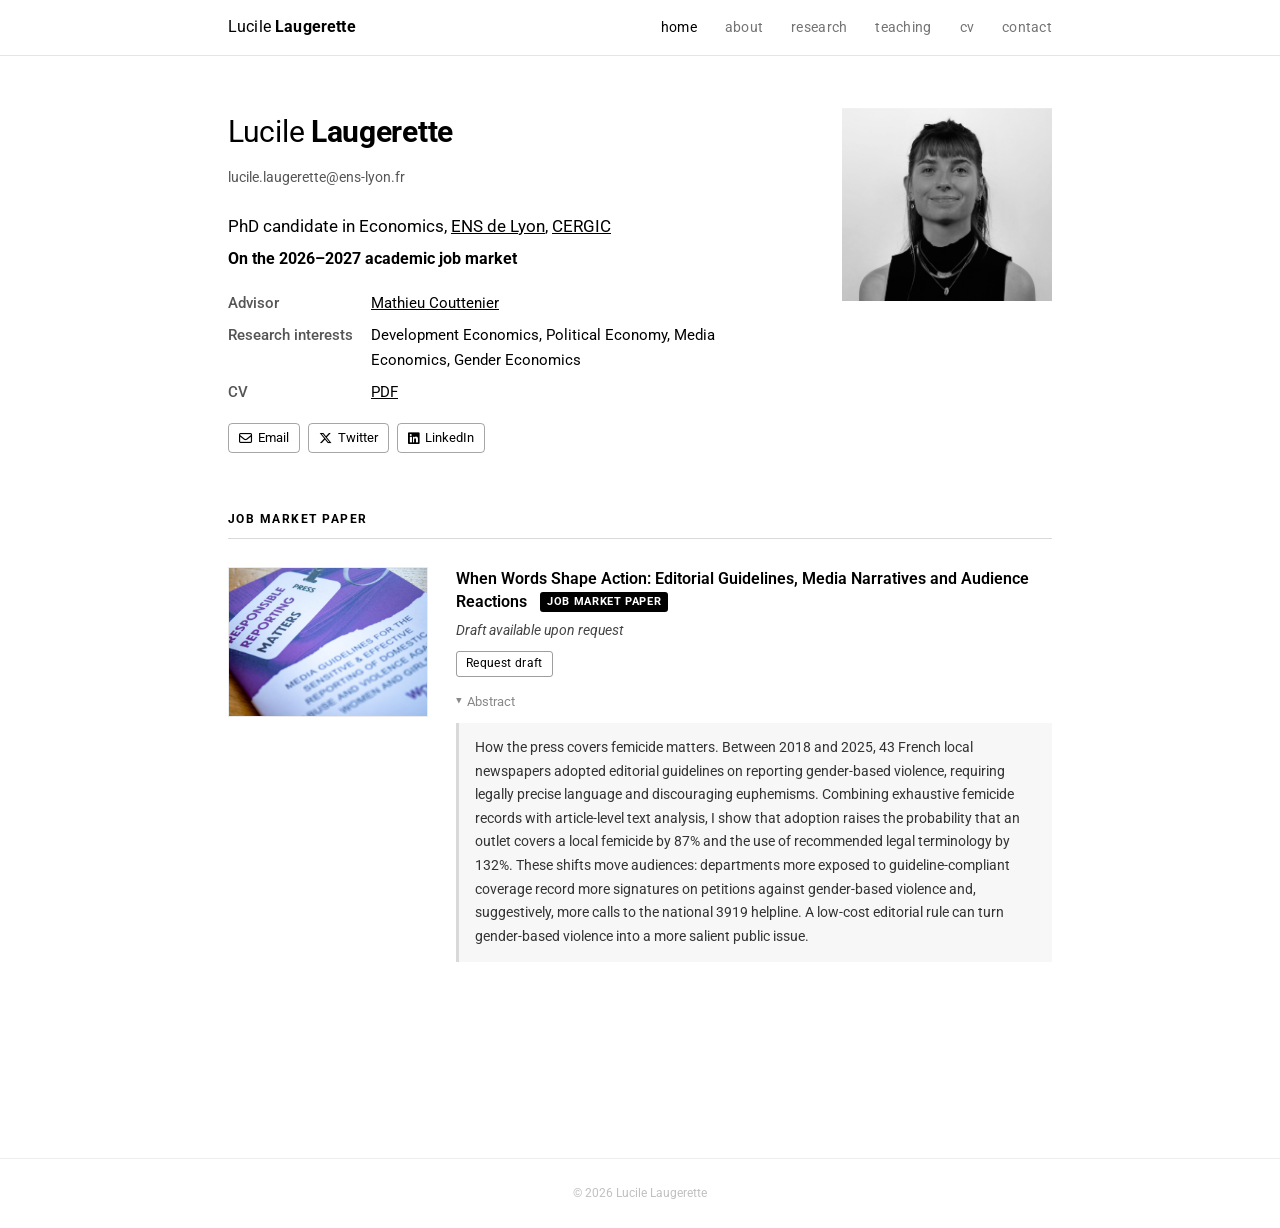
<file: index.html>
<!DOCTYPE html>
<html lang="en">
<head>
  <meta charset="UTF-8">
  <meta name="viewport" content="width=device-width, initial-scale=1.0">
  <title>Lucile Laugerette</title>
  <meta name="description" content="PhD candidate in Economics at ENS de Lyon (CERGIC). Research in development economics, political economy, media economics and gender economics.">
  <link rel="stylesheet" href="assets/css/style.css">
  <link rel="preconnect" href="https://fonts.googleapis.com">
  <link rel="preconnect" href="https://fonts.gstatic.com" crossorigin>
  <link href="https://fonts.googleapis.com/css2?family=Roboto:wght@400;500;700&display=swap" rel="stylesheet">
  <link rel="stylesheet" href="https://cdnjs.cloudflare.com/ajax/libs/font-awesome/6.4.2/css/all.min.css" crossorigin="anonymous">
</head>
<body>

  <nav class="navbar">
    <div class="navbar-container">
      <a class="navbar-brand" href="index.html">Lucile <strong>Laugerette</strong></a>
      <ul class="navbar-nav">
        <li><a href="index.html" class="active">home</a></li>
        <li><a href="about.html">about</a></li>
        <li><a href="research.html">research</a></li>
        <li><a href="teaching.html">teaching</a></li>
        <li><a href="https://www.dropbox.com/scl/fi/n33arjg69tfi6wknyw79h/CV_2026_09.pdf?rlkey=hh991njauu0uashxd17y8xbo4&dl=0" target="_blank">cv</a></li>
        <li><a href="contact.html">contact</a></li>
      </ul>
    </div>
  </nav>

  <main>
    <div class="profile">

      <div class="profile-info">
        <h1>Lucile <strong>Laugerette</strong></h1>
        <a class="contact-email" href="mailto:lucile.laugerette@ens-lyon.fr">lucile.laugerette@ens-lyon.fr</a>

        <p class="profile-role">
          PhD candidate in Economics,
          <a href="https://www.ens-lyon.fr/en/" target="_blank">ENS de Lyon</a>,
          <a href="https://www.cergic-lyon.fr/" target="_blank">CERGIC</a>
        </p>

        <p class="profile-market"><strong>On the 2026–2027 academic job market</strong></p>

        <dl class="profile-facts">
          <dt>Advisor</dt>
          <dd><a href="https://sites.google.com/site/coutteniermathieu/home" target="_blank">Mathieu Couttenier</a></dd>
          <dt>Research interests</dt>
          <dd>Development Economics, Political Economy, Media Economics, Gender Economics</dd>
          <dt>CV</dt>
          <dd><a href="https://www.dropbox.com/scl/fi/n33arjg69tfi6wknyw79h/CV_2026_09.pdf?rlkey=hh991njauu0uashxd17y8xbo4&dl=0" target="_blank">PDF</a></dd>
        </dl>

        <div class="social-links">
          <a href="mailto:lucile.laugerette@ens-lyon.fr">
            <i class="fa-regular fa-envelope"></i> Email
          </a>
          <a href="https://twitter.com/lucilelgt_eco" target="_blank" rel="noopener">
            <i class="fa-brands fa-x-twitter"></i> Twitter
          </a>
          <a href="https://linkedin.com/in/lucile-laugerette" target="_blank" rel="noopener">
            <i class="fa-brands fa-linkedin"></i> LinkedIn
          </a>
          <!-- Uncomment when you have a Google Scholar profile:
          <a href="YOUR_GOOGLE_SCHOLAR_LINK" target="_blank" rel="noopener">
            <i class="fa-brands fa-google-scholar"></i> Google Scholar
          </a>
          -->
        </div>
      </div>

      <div class="profile-photo">
        <img src="profile.jpg" alt="Lucile Laugerette">
      </div>

    </div>

    <section class="jmp-section">
      <h2 class="section-title">Job Market Paper</h2>
      <div class="paper paper-with-image">
        <div class="paper-content">
          <p class="paper-title">
            When Words Shape Action: Editorial Guidelines, Media Narratives and Audience Reactions
            <span class="jmp-badge">Job Market Paper</span>
          </p>
          <p class="paper-venue">Draft available upon request</p>
          <div class="paper-links">
            <a href="mailto:lucile.laugerette@ens-lyon.fr?subject=Job%20Market%20Paper%20request">Request draft</a>
            <!-- <a href="#">Slides</a> -->
          </div>
          <details class="abstract" open>
            <summary>Abstract</summary>
            <div class="abstract-body">
              How the press covers femicide matters. Between 2018 and 2025, 43 French local newspapers
              adopted editorial guidelines on reporting gender-based violence, requiring legally precise
              language and discouraging euphemisms. Combining exhaustive femicide records with article-level
              text analysis, I show that adoption raises the probability that an outlet covers a local
              femicide by 87% and the use of recommended legal terminology by 132%. These shifts move
              audiences: departments more exposed to guideline-compliant coverage record more signatures on
              petitions against gender-based violence and, suggestively, more calls to the national 3919
              helpline. A low-cost editorial rule can turn gender-based violence into a more salient public issue.
            </div>
          </details>
        </div>
        <div class="paper-image">
          <img src="assets/img/paper-jmp.jpg" alt="Editorial guidelines paper figure" onerror="this.style.display='none'">
        </div>
      </div>
    </section>

  </main>

  <footer>
    &copy; 2026 Lucile Laugerette
  </footer>

</body>
</html>
</file>
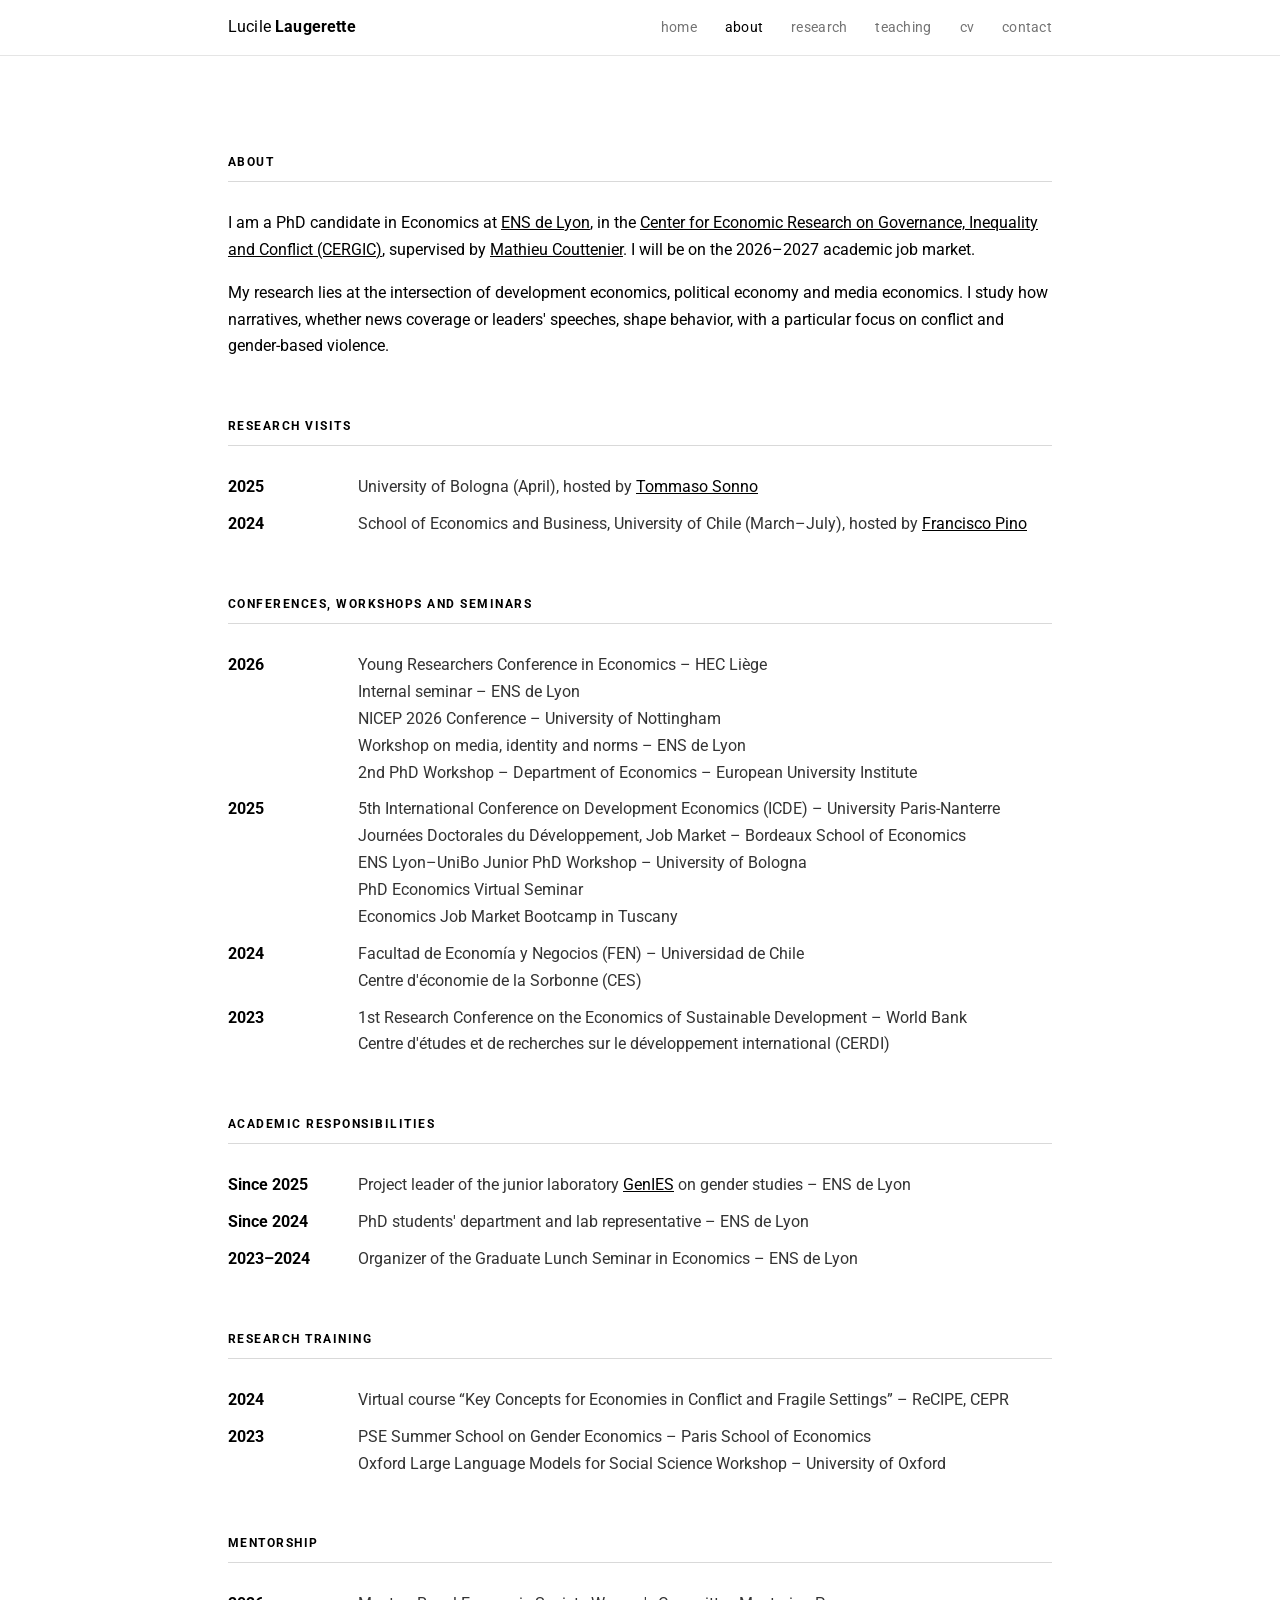
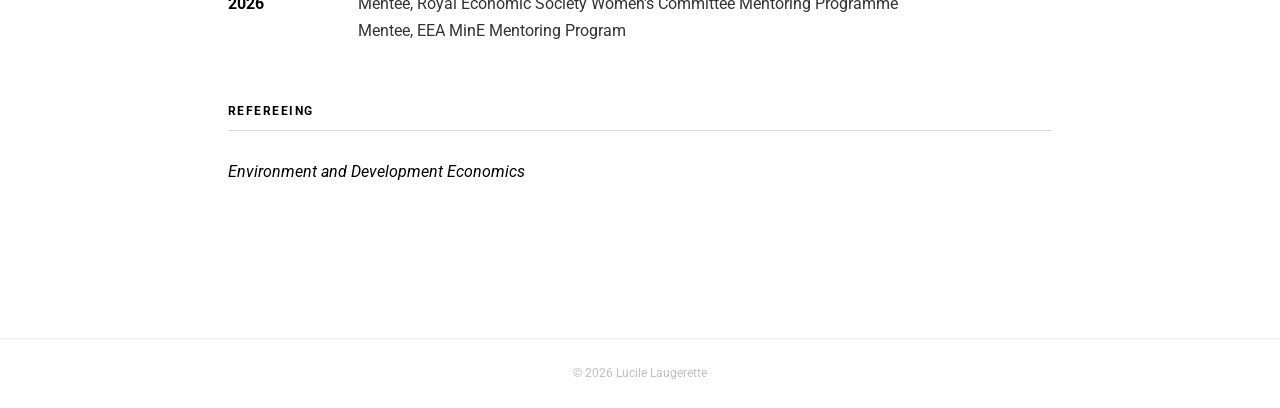
<file: about.html>
<!DOCTYPE html>
<html lang="en">
<head>
  <meta charset="UTF-8">
  <meta name="viewport" content="width=device-width, initial-scale=1.0">
  <title>About – Lucile Laugerette</title>
  <link rel="stylesheet" href="assets/css/style.css">
  <link rel="preconnect" href="https://fonts.googleapis.com">
  <link rel="preconnect" href="https://fonts.gstatic.com" crossorigin>
  <link href="https://fonts.googleapis.com/css2?family=Roboto:wght@400;500;700&display=swap" rel="stylesheet">
</head>
<body>

  <nav class="navbar">
    <div class="navbar-container">
      <a class="navbar-brand" href="index.html">Lucile <strong>Laugerette</strong></a>
      <ul class="navbar-nav">
        <li><a href="index.html">home</a></li>
        <li><a href="about.html" class="active">about</a></li>
        <li><a href="research.html">research</a></li>
        <li><a href="teaching.html">teaching</a></li>
        <li><a href="https://www.dropbox.com/scl/fi/n33arjg69tfi6wknyw79h/CV_2026_09.pdf?rlkey=hh991njauu0uashxd17y8xbo4&dl=0" target="_blank">cv</a></li>
        <li><a href="contact.html">contact</a></li>
      </ul>
    </div>
  </nav>

  <main>

    <h2 class="section-title">About</h2>

    <p>
      I am a PhD candidate in Economics at <a href="https://www.ens-lyon.fr/en/" target="_blank">ENS de Lyon</a>,
      in the <a href="https://www.cergic-lyon.fr/" target="_blank">Center for Economic Research on Governance,
      Inequality and Conflict (CERGIC)</a>, supervised by
      <a href="https://sites.google.com/site/coutteniermathieu/home" target="_blank">Mathieu Couttenier</a>.
      I will be on the 2026–2027 academic job market.
    </p>

    <p>
      My research lies at the intersection of development economics, political economy and media economics.
      I study how narratives, whether news coverage or leaders' speeches, shape behavior, with a particular
      focus on conflict and gender-based violence.
    </p>

    <h2 class="section-title">Research visits</h2>
    <dl class="year-list">
      <dt>2025</dt>
      <dd>University of Bologna (April), hosted by
        <a href="https://www.tommasosonno.com/" target="_blank">Tommaso Sonno</a></dd>
      <dt>2024</dt>
      <dd>School of Economics and Business, University of Chile (March–July), hosted by
        <a href="http://www.franciscopino.com/Site/Home.html" target="_blank">Francisco Pino</a></dd>
    </dl>

    <h2 class="section-title">Conferences, workshops and seminars</h2>
    <dl class="year-list">
      <dt>2026</dt>
      <dd>
        Young Researchers Conference in Economics – HEC Liège<br>
        Internal seminar – ENS de Lyon<br>
        NICEP 2026 Conference – University of Nottingham<br>
        Workshop on media, identity and norms – ENS de Lyon<br>
        2nd PhD Workshop – Department of Economics – European University Institute
      </dd>
      <dt>2025</dt>
      <dd>
        5th International Conference on Development Economics (ICDE) – University Paris-Nanterre<br>
        Journées Doctorales du Développement, Job Market – Bordeaux School of Economics<br>
        ENS Lyon–UniBo Junior PhD Workshop – University of Bologna<br>
        PhD Economics Virtual Seminar<br>
        Economics Job Market Bootcamp in Tuscany
      </dd>
      <dt>2024</dt>
      <dd>
        Facultad de Economía y Negocios (FEN) – Universidad de Chile<br>
        Centre d'économie de la Sorbonne (CES)
      </dd>
      <dt>2023</dt>
      <dd>
        1st Research Conference on the Economics of Sustainable Development – World Bank<br>
        Centre d'études et de recherches sur le développement international (CERDI)
      </dd>
    </dl>

    <h2 class="section-title">Academic responsibilities</h2>
    <dl class="year-list">
      <dt>Since 2025</dt>
      <dd>Project leader of the junior laboratory
        <a href="https://www.ens-lyon.fr/recherche/structures-de-recherche/laboratoires-juniors/genies-gender-interdisciplinary-and?ctx=contexte" target="_blank">GenIES</a>
        on gender studies – ENS de Lyon</dd>
      <dt>Since 2024</dt>
      <dd>PhD students' department and lab representative – ENS de Lyon</dd>
      <dt>2023–2024</dt>
      <dd>Organizer of the Graduate Lunch Seminar in Economics – ENS de Lyon</dd>
    </dl>

    <h2 class="section-title">Research training</h2>
    <dl class="year-list">
      <dt>2024</dt>
      <dd>Virtual course “Key Concepts for Economies in Conflict and Fragile Settings” – ReCIPE, CEPR</dd>
      <dt>2023</dt>
      <dd>
        PSE Summer School on Gender Economics – Paris School of Economics<br>
        Oxford Large Language Models for Social Science Workshop – University of Oxford
      </dd>
    </dl>

    <h2 class="section-title">Mentorship</h2>
    <dl class="year-list">
      <dt>2026</dt>
      <dd>
        Mentee, Royal Economic Society Women's Committee Mentoring Programme<br>
        Mentee, EEA MinE Mentoring Program
      </dd>
    </dl>

    <h2 class="section-title">Refereeing</h2>
    <p><em>Environment and Development Economics</em></p>

  </main>

  <footer>
    &copy; 2026 Lucile Laugerette
  </footer>

</body>
</html>
</file>
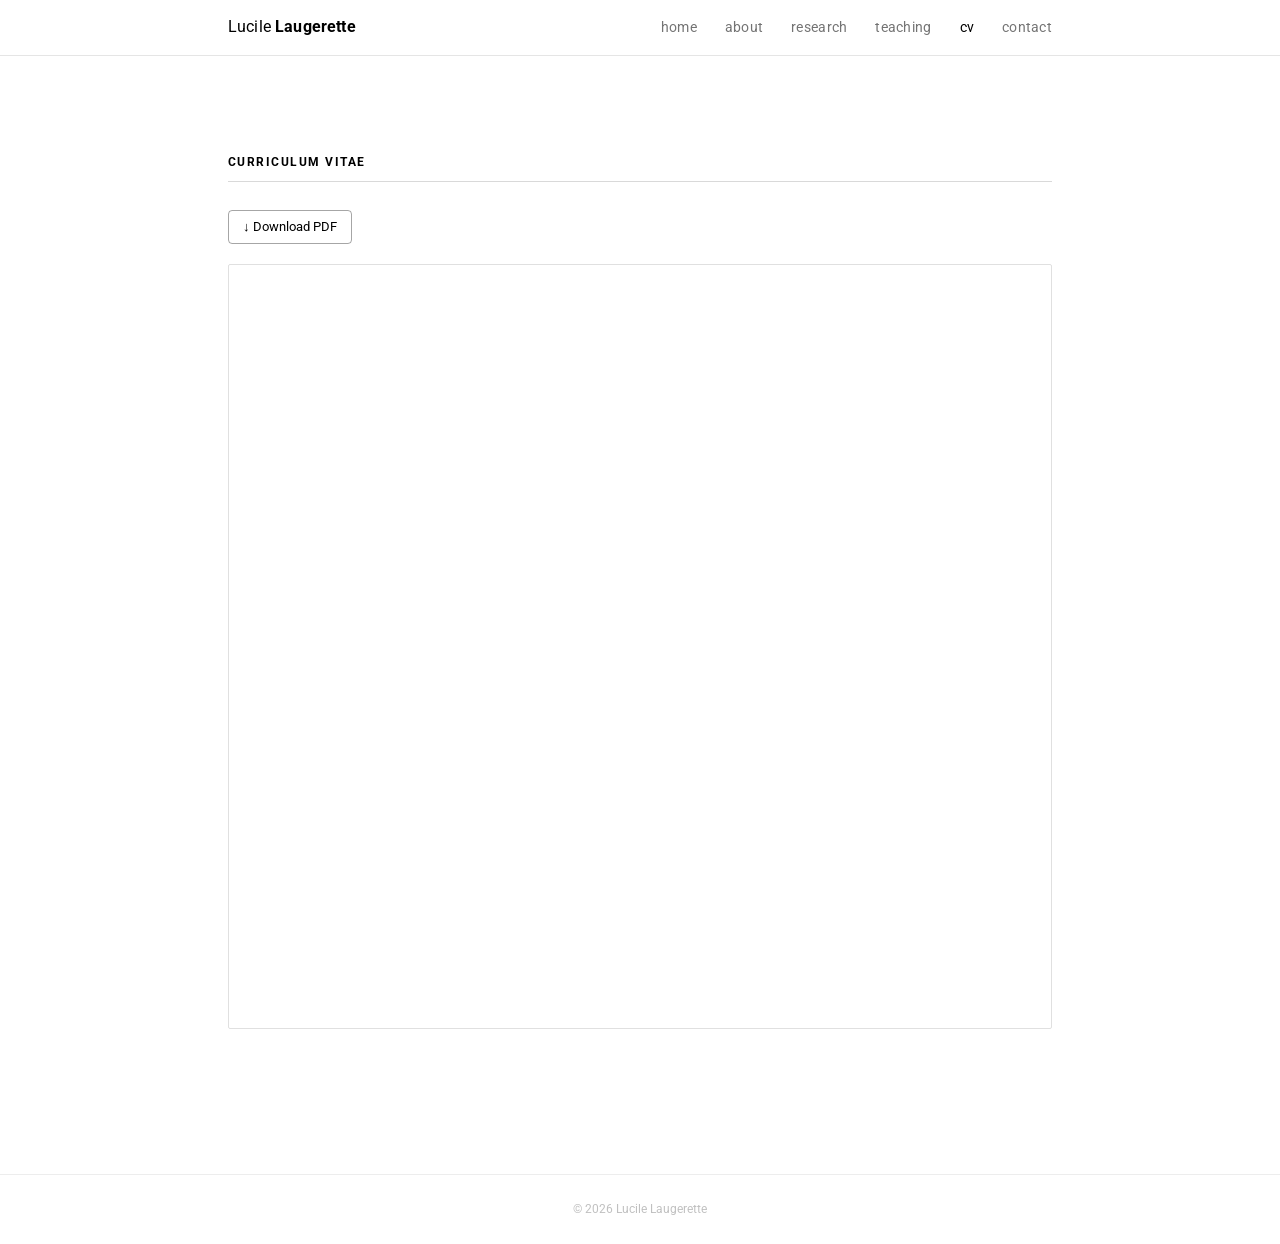
<file: cv.html>
<!DOCTYPE html>
<html lang="en">
<head>
  <meta charset="UTF-8">
  <meta name="viewport" content="width=device-width, initial-scale=1.0">
  <title>CV – Lucile Laugerette</title>
  <link rel="stylesheet" href="assets/css/style.css">
  <link rel="preconnect" href="https://fonts.googleapis.com">
  <link rel="preconnect" href="https://fonts.gstatic.com" crossorigin>
  <link href="https://fonts.googleapis.com/css2?family=Roboto:wght@400;500;700&display=swap" rel="stylesheet">
  <style>
    .cv-container {
      margin-top: 16px;
    }
    .cv-download {
      display: inline-flex;
      align-items: center;
      gap: 6px;
      font-size: 0.82rem;
      text-decoration: none;
      color: #000;
      border: 1px solid rgba(0,0,0,0.35);
      padding: 5px 14px;
      border-radius: 4px;
      margin-bottom: 20px;
      transition: background 0.15s, color 0.15s;
    }
    .cv-download:hover {
      background: #000;
      color: #fff;
      opacity: 1;
    }
    .cv-embed {
      width: 100%;
      height: 85vh;
      border: 1px solid rgba(0,0,0,0.12);
      border-radius: 2px;
    }
    .cv-fallback {
      display: none;
      font-size: 0.9rem;
      color: #555;
      padding: 20px;
      text-align: center;
    }
  </style>
</head>
<body>

  <nav class="navbar">
    <div class="navbar-container">
      <a class="navbar-brand" href="index.html">Lucile <strong>Laugerette</strong></a>
      <ul class="navbar-nav">
        <li><a href="index.html">home</a></li>
        <li><a href="about.html">about</a></li>
        <li><a href="research.html">research</a></li>
        <li><a href="teaching.html">teaching</a></li>
        <li><a href="cv.html" class="active">cv</a></li>
        <li><a href="contact.html">contact</a></li>
      </ul>
    </div>
  </nav>

  <main>
    <h2 class="section-title">Curriculum Vitae</h2>

    <div class="cv-container">
      <a class="cv-download"
         href="https://www.dropbox.com/scl/fi/n33arjg69tfi6wknyw79h/CV_2026_09.pdf?rlkey=hh991njauu0uashxd17y8xbo4&dl=1"
         target="_blank">
        ↓ Download PDF
      </a>

      <iframe
        class="cv-embed"
        src="https://docs.google.com/viewer?url=https%3A%2F%2Fwww.dropbox.com%2Fscl%2Ffi%2Fn33arjg69tfi6wknyw79h%2FCV_2026_09.pdf%3Frlkey%3Dhh991njauu0uashxd17y8xbo4%26raw%3D1&embedded=true"
        title="Curriculum Vitae – Lucile Laugerette">
        <p class="cv-fallback">
          Your browser cannot display the PDF.
          <a href="https://www.dropbox.com/scl/fi/n33arjg69tfi6wknyw79h/CV_2026_09.pdf?rlkey=hh991njauu0uashxd17y8xbo4&dl=1">Download it here.</a>
        </p>
      </iframe>
    </div>
  </main>

  <footer>
    &copy; 2026 Lucile Laugerette
  </footer>

</body>
</html>
</file>
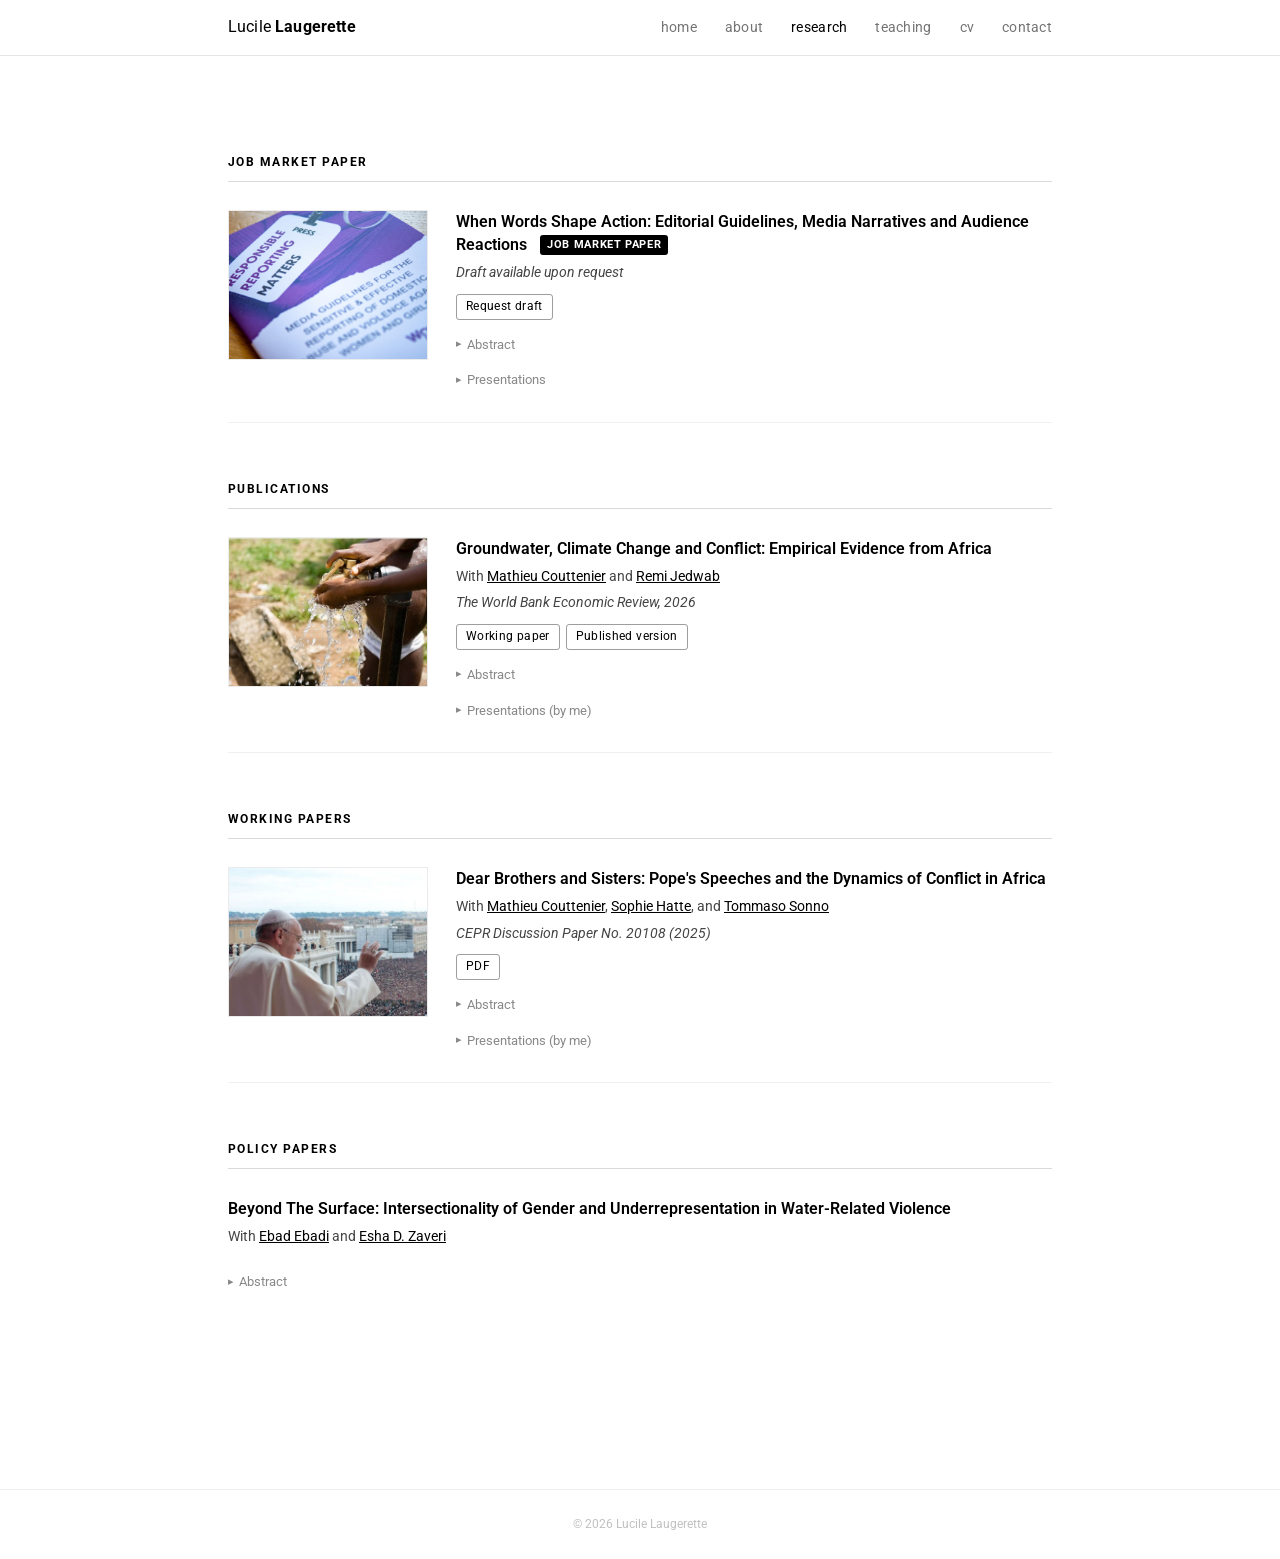
<file: research.html>
<!DOCTYPE html>
<html lang="en">
<head>
  <meta charset="UTF-8">
  <meta name="viewport" content="width=device-width, initial-scale=1.0">
  <title>Research – Lucile Laugerette</title>
  <link rel="stylesheet" href="assets/css/style.css">
  <link rel="preconnect" href="https://fonts.googleapis.com">
  <link rel="preconnect" href="https://fonts.gstatic.com" crossorigin>
  <link href="https://fonts.googleapis.com/css2?family=Roboto:wght@400;500;700&display=swap" rel="stylesheet">
  <link rel="stylesheet" href="https://cdnjs.cloudflare.com/ajax/libs/font-awesome/6.4.2/css/all.min.css" crossorigin="anonymous">
</head>
<body>

  <nav class="navbar">
    <div class="navbar-container">
      <a class="navbar-brand" href="index.html">Lucile <strong>Laugerette</strong></a>
      <ul class="navbar-nav">
        <li><a href="index.html">home</a></li>
        <li><a href="about.html">about</a></li>
        <li><a href="research.html" class="active">research</a></li>
        <li><a href="teaching.html">teaching</a></li>
        <li><a href="https://www.dropbox.com/scl/fi/n33arjg69tfi6wknyw79h/CV_2026_09.pdf?rlkey=hh991njauu0uashxd17y8xbo4&dl=0" target="_blank">cv</a></li>
        <li><a href="contact.html">contact</a></li>
      </ul>
    </div>
  </nav>

  <main>

    <!-- ===== JOB MARKET PAPER ===== -->
    <h2 class="section-title">Job Market Paper</h2>

    <div class="paper paper-with-image">
      <div class="paper-content">
        <p class="paper-title">
          When Words Shape Action: Editorial Guidelines, Media Narratives and Audience Reactions
          <span class="jmp-badge">Job Market Paper</span>
        </p>
        <p class="paper-venue">Draft available upon request</p>
        <div class="paper-links">
          <a href="mailto:lucile.laugerette@ens-lyon.fr?subject=Job%20Market%20Paper%20request">Request draft</a>
          <!-- <a href="#">Slides</a> -->
        </div>
        <details class="abstract">
          <summary>Abstract</summary>
          <div class="abstract-body">
            Media organizations increasingly adopt editorial standards to govern coverage of sensitive topics,
            yet their effectiveness as policy instruments remains unexamined. This paper evaluates newsroom
            guidelines designed to improve reporting on gender-based violence in France. Between 2018 and 2025,
            I document the staggered adoption of editorial guidelines across 43 local newspapers, which
            simultaneously discourage euphemistic terminology, mandate legally precise language, and often
            require provision of emergency resources. Combining exhaustive femicide event records with
            article-level text analysis and departmental helpline and petition data, I estimate effects on both
            coverage patterns and audience behavior. Event-study estimates show that guideline adoption raises
            the probability that an outlet covers a local femicide by 87% and increases the use of recommended
            legal terminology by 132%, while producing no detectable reduction in the euphemistic,
            passion-framed register the guidelines explicitly proscribe. These supply-side shifts move
            audiences: departments more exposed to guideline-compliant coverage record more signatures on
            petitions against gender-based violence and, suggestively, more calls to the national 3919 helpline.
            The results indicate that guidelines operate by lowering the cost of reporting and signaling
            editorial demand, rather than by deterring coverage, and that a low-cost editorial rule can reshape
            not only the language of a crime report but the salience of gender-based violence as a public issue.
          </div>
        </details>
        <details class="abstract">
          <summary>Presentations</summary>
          <div class="abstract-body">
            Young Researchers Conference in Economics – HEC Liège;
            Internal seminar – ENS de Lyon;
            NICEP 2026 Conference – University of Nottingham;
            Workshop on media, identity and norms – ENS de Lyon;
            2nd PhD Workshop – Department of Economics – European University Institute;
            Journées Doctorales du Développement – Job Market – Bordeaux School of Economics;
            Economics Job Market Bootcamp in Tuscany
          </div>
        </details>
      </div>
      <div class="paper-image">
        <!-- Replace assets/img/paper-jmp.jpg with your figure -->
        <img src="assets/img/paper-jmp.jpg" alt="Editorial guidelines paper figure" onerror="this.style.display='none'">
      </div>
    </div>

    <!-- ===== PUBLICATIONS ===== -->
    <h2 class="section-title">Publications</h2>

    <div class="paper paper-with-image">
      <div class="paper-content">
        <p class="paper-title">Groundwater, Climate Change and Conflict: Empirical Evidence from Africa</p>
        <p class="paper-coauthors">
          With <a href="https://sites.google.com/site/coutteniermathieu/home" target="_blank">Mathieu Couttenier</a> and <a href="https://www.remijedwab.com/" target="_blank">Remi Jedwab</a>
        </p>
        <p class="paper-venue"><em>The World Bank Economic Review</em>, 2026</p>
        <div class="paper-links">
          <a href="https://hal.science/hal-04956206/" target="_blank">Working paper</a>
          <a href="https://doi.org/10.1093/wber/lhag009" target="_blank">Published version</a>
        </div>
        <details class="abstract">
          <summary>Abstract</summary>
          <div class="abstract-body">
            Groundwater plays a crucial role in supporting livelihoods and economic activities in Africa, particularly in regions affected by climate-induced water scarcity. This study explores the economic implications of groundwater resources during periods of climate shocks and their relationship to conflict dynamics in affected regions. It employs a comprehensive dataset covering the period from 1997 to 2021, encompassing information on conflict events and groundwater depth. The relationship between groundwater depth, climate shocks, and conflict occurrences is analyzed through both cross-sectional and temporal analyses across 10,310 cells (each 0.5×0.5◦, or ≈ 55×55 km). We define two measures of local climate shocks: a temporary shock based on yearly variation, and a persistent shock using a moving average of temperature over multiple years. The findings suggest that areas with a higher proportion of shallow water, i.e. more accessible groundwater, have become increasingly prone to violence over time, particularly in the presence of persistent local climate shocks. Moreover, these persistent shocks have a greater impact on low-intensity and localized conflict events in regions with more shallow groundwater. Further, within-cell inequalities in water access emerge as significant conflict drivers. Lastly, secondary analyses examining the respective contributions of pastoralist activities and state capacity to the observed effects provide insights into the mechanisms. Overall, the findings underscore the need for equitable water management strategies to mitigate conflict and promote sustainable development in Africa.
          </div>
        </details>
        <details class="abstract">
          <summary>Presentations (by me)</summary>
          <div class="abstract-body">
            ENS Lyon–UniBo Junior PhD Workshop – University of Bologna;
            2023 1st Research Conference on the Economics of Sustainable Development (World Bank)
          </div>
        </details>
      </div>
      <div class="paper-image">
        <!-- Replace assets/img/paper-groundwater.jpg with your figure -->
        <img src="assets/img/paper-groundwater.jpg" alt="Groundwater paper figure" onerror="this.style.display='none'">
      </div>
    </div>

    <!-- ===== WORKING PAPERS ===== -->
    <h2 class="section-title">Working Papers</h2>

    <div class="paper paper-with-image">
      <div class="paper-content">
        <p class="paper-title">Dear Brothers and Sisters: Pope's Speeches and the Dynamics of Conflict in Africa</p>
        <p class="paper-coauthors">
          With <a href="https://sites.google.com/site/coutteniermathieu/home" target="_blank">Mathieu Couttenier</a>,
          <a href="https://sites.google.com/site/sophiehatte/" target="_blank">Sophie Hatte</a>,
          and <a href="https://www.tommasosonno.com/" target="_blank">Tommaso Sonno</a>
        </p>
        <p class="paper-venue">CEPR Discussion Paper No. 20108 (2025)</p>
        <div class="paper-links">
          <a href="assets/papers/Couttenier_Hatte_Laugerette_Sonno_CEPR_DP20108.pdf" target="_blank">PDF</a>
        </div>
        <details class="abstract">
          <summary>Abstract</summary>
          <div class="abstract-body">
            Can influential leaders reduce conflict through public appeals for peace? We study the impact of the Catholic
            Pope’s peace-seeking speeches on conflict in Africa. We construct a novel dataset of papal speeches addressing
            violent conflicts between 1997 and 2022 and combine it with geocoded conflict data. We document
            diffusion through national media and local Church networks, and effect on perceptions of religious authority.
            Using event-study designs, we find that conflict incidence falls by 23% following a speech, alongside
            reductions in conflict intensity and geographic dispersion. The response depends strongly on the nature
            and source of the message and on the Pope’s perceived authority: neither non-conflict papal speeches nor
            UN Security Council resolutions generate comparable declines in violence, while peace appeals are more
            effective when the Pope commands broad moral authority and less effective when prior statements have
            made that authority more contested. Effects are stronger where bishops have greater ecclesiastical experience,
            and armed groups respond differently depending on religious affiliation and prior conflict history. The
            effectiveness of peace messaging thus depends on both the messenger’s legitimacy and the local structures
            through which messages are received.
          </div>
        </details>
        <details class="abstract">
          <summary>Presentations (by me)</summary>
          <div class="abstract-body">
            5th International Conference on Development Economics – ICDE – University Paris-Nanterre;
            PhD Economics Virtual Seminar;
            Facultad de Economía y Negocios (FEN) – Universidad de Chile;
            Centre d'économie de la Sorbonne (CES);
            Centre d'études et de recherches sur le développement international (CERDI)
          </div>
        </details>
      </div>
      <div class="paper-image">
        <!-- Replace assets/img/paper-pope.jpg with your figure -->
        <img src="assets/img/paper-pope.jpg" alt="Pope speeches paper figure" onerror="this.style.display='none'">
      </div>
    </div>

    <!-- ===== POLICY PAPERS ===== -->
    <h2 class="section-title">Policy Papers</h2>

    <div class="paper">
      <p class="paper-title">Beyond The Surface: Intersectionality of Gender and Underrepresentation in Water-Related Violence</p>
      <p class="paper-coauthors">
        With <a href="#">Ebad Ebadi</a> and <a href="#">Esha D. Zaveri</a>
      </p>
      <div class="paper-links">
        <!-- <a href="#">PDF</a> -->
      </div>
      <details class="abstract">
        <summary>Abstract</summary>
        <div class="abstract-body">
          This paper investigates the nexus between water fetching, gender-based violence (GBV), and underrepresented population in Africa. By analyzing individual-level data from the Integrated Public Use Microdata Series-Demographic and Health Surveys (IPUMS-DHS), it is found that women responsible for water fetching experience increased risks of violence, particularly when traveling long distances to access water sources. In addition, the study explores the intersecting dynamics of gender and ethnicity, revealing that women from underrepresented groups face increased vulnerability to sexual violence, especially in regions with significant polarization. These findings underscore the multifaceted nature of water insecurity and its impacts on women's safety and well-being, emphasizing the importance of addressing gender and ethnic disparities in water access to mitigate violence against women.
        </div>
      </details>
    </div>

  </main>

  <footer>
    &copy; 2026 Lucile Laugerette
  </footer>

</body>
</html>
</file>
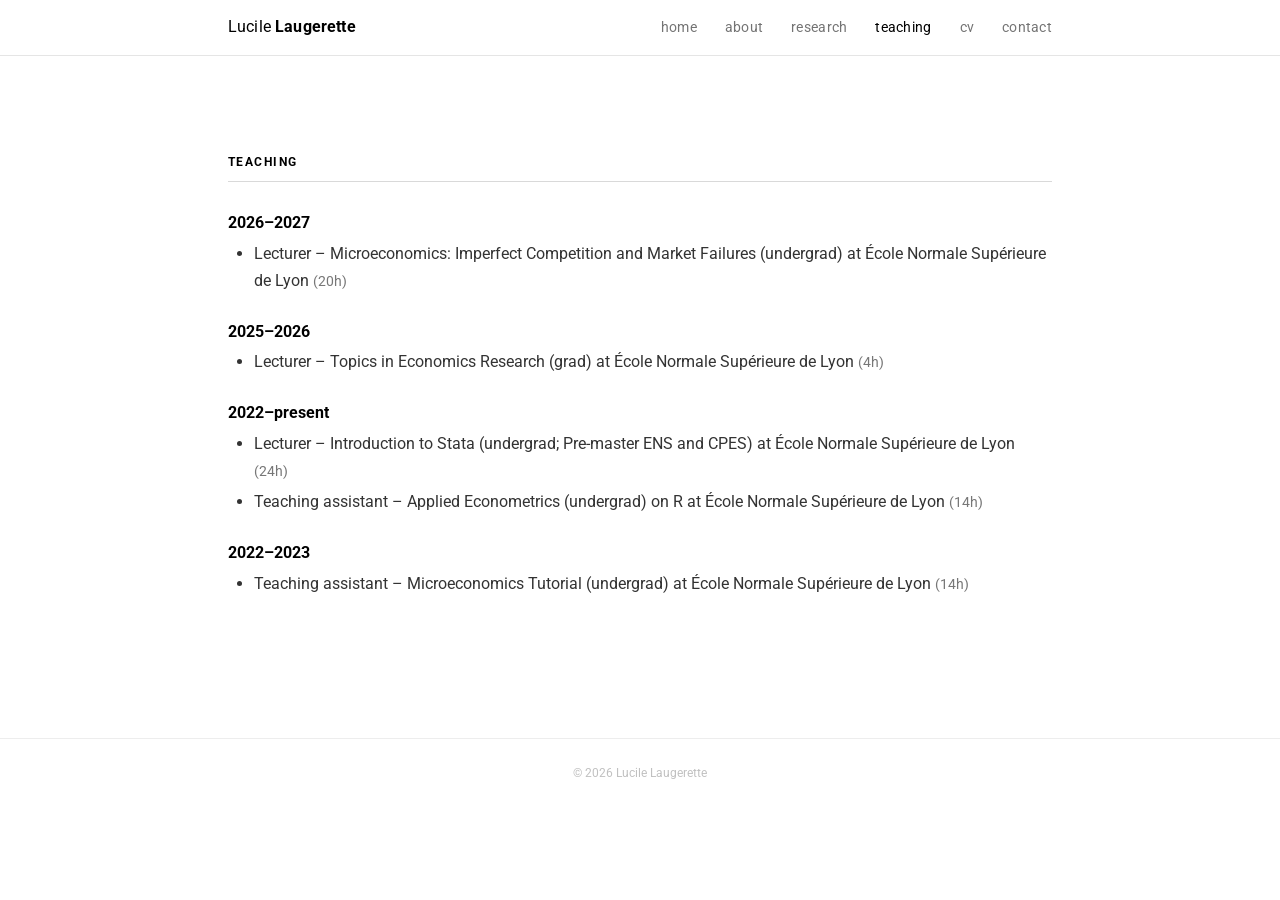
<file: teaching.html>
<!DOCTYPE html>
<html lang="en">
<head>
  <meta charset="UTF-8">
  <meta name="viewport" content="width=device-width, initial-scale=1.0">
  <title>Teaching – Lucile Laugerette</title>
  <link rel="stylesheet" href="assets/css/style.css">
  <link rel="preconnect" href="https://fonts.googleapis.com">
  <link rel="preconnect" href="https://fonts.gstatic.com" crossorigin>
  <link href="https://fonts.googleapis.com/css2?family=Roboto:wght@400;500;700&display=swap" rel="stylesheet">
</head>
<body>

  <nav class="navbar">
    <div class="navbar-container">
      <a class="navbar-brand" href="index.html">Lucile <strong>Laugerette</strong></a>
      <ul class="navbar-nav">
        <li><a href="index.html">home</a></li>
        <li><a href="about.html">about</a></li>
        <li><a href="research.html">research</a></li>
        <li><a href="teaching.html" class="active">teaching</a></li>
        <li><a href="https://www.dropbox.com/scl/fi/n33arjg69tfi6wknyw79h/CV_2026_09.pdf?rlkey=hh991njauu0uashxd17y8xbo4&dl=0" target="_blank">cv</a></li>
        <li><a href="contact.html">contact</a></li>
      </ul>
    </div>
  </nav>

  <main>

    <h2 class="section-title">Teaching</h2>

    <p class="teaching-year"><strong>2026–2027</strong></p>
    <ul class="teaching-list">
      <li>Lecturer – Microeconomics: Imperfect Competition and Market Failures (undergrad) at École Normale Supérieure de Lyon <span class="course-hours">(20h)</span></li>
    </ul>

    <p class="teaching-year"><strong>2025–2026</strong></p>
    <ul class="teaching-list">
      <li>Lecturer – Topics in Economics Research (grad) at École Normale Supérieure de Lyon <span class="course-hours">(4h)</span></li>
    </ul>

    <p class="teaching-year"><strong>2022–present</strong></p>
    <ul class="teaching-list">
      <li>Lecturer – Introduction to Stata (undergrad; Pre-master ENS and CPES) at École Normale Supérieure de Lyon <span class="course-hours">(24h)</span></li>
      <li>Teaching assistant – Applied Econometrics (undergrad) on R at École Normale Supérieure de Lyon <span class="course-hours">(14h)</span></li>
    </ul>

    <p class="teaching-year"><strong>2022–2023</strong></p>
    <ul class="teaching-list">
      <li>Teaching assistant – Microeconomics Tutorial (undergrad) at École Normale Supérieure de Lyon <span class="course-hours">(14h)</span></li>
    </ul>

  </main>

  <footer>
    &copy; 2026 Lucile Laugerette
  </footer>

</body>
</html>
</file>
<file: assets/css/style.css>
/* ===========================
   Lucile Laugerette — Academic Website
   Style inspired by al-folio
   =========================== */

*, *::before, *::after { box-sizing: border-box; }

html { scroll-behavior: smooth; }

body {
  margin: 0;
  font-family: "Roboto", "Helvetica Neue", Helvetica, Arial, sans-serif;
  font-size: 1rem;
  font-weight: 400;
  line-height: 1.68;
  color: #000;
  background: #fff;
}

p { margin: 0 0 1rem; }

a { color: #000; text-decoration: underline; }
a:hover { opacity: 0.6; }

/* ===========================
   NAVBAR
   =========================== */
nav.navbar {
  position: fixed;
  top: 0; left: 0; right: 0;
  height: 56px;
  background: rgba(255, 255, 255, 0.96);
  backdrop-filter: blur(6px);
  border-bottom: 1px solid rgba(0, 0, 0, 0.1);
  z-index: 1000;
  display: flex;
  align-items: center;
}

.navbar-container {
  max-width: 880px;
  width: 100%;
  margin: 0 auto;
  padding: 0 28px;
  display: flex;
  align-items: center;
  justify-content: space-between;
}

.navbar-brand {
  font-weight: 400;
  font-size: 1rem;
  text-decoration: none;
  color: #000;
  letter-spacing: 0.01em;
}

.navbar-brand strong {
  font-weight: 700;
}

.navbar-nav {
  list-style: none;
  margin: 0; padding: 0;
  display: flex;
  gap: 28px;
}

.navbar-nav a {
  text-decoration: none;
  font-size: 0.85rem;
  color: rgba(0, 0, 0, 0.55);
  letter-spacing: 0.02em;
  transition: color 0.15s;
}

.navbar-nav a:hover,
.navbar-nav a.active {
  color: #000;
  opacity: 1;
}

/* ===========================
   MAIN CONTAINER
   =========================== */
main {
  max-width: 880px;
  margin: 0 auto;
  padding: 96px 28px 88px;
}

/* ===========================
   HOME — PROFILE SECTION
   =========================== */
.profile {
  display: flex;
  gap: 52px;
  align-items: flex-start;
  margin-top: 12px;
}

.profile-info { flex: 1; }

.profile-info h1 {
  font-size: 1.85rem;
  font-weight: 400;
  margin: 0 0 6px;
  letter-spacing: -0.01em;
}

.contact-email {
  display: inline-block;
  font-size: 0.9rem;
  color: #555;
  text-decoration: none;
  margin-bottom: 22px;
}
.contact-email:hover { opacity: 0.7; }

.profile-role {
  font-size: 1.05rem;
  margin-bottom: 6px;
}

.profile-market { margin-bottom: 18px; }

.profile-facts {
  display: grid;
  grid-template-columns: max-content 1fr;
  gap: 6px 18px;
  margin: 0 0 8px;
  font-size: 0.95rem;
}

.profile-facts dt {
  font-weight: 500;
  color: #555;
}

.profile-facts dd { margin: 0; }

@media (max-width: 640px) {
  .profile-facts { grid-template-columns: 1fr; gap: 0; }
  .profile-facts dd { margin-bottom: 8px; }
}

.profile-photo {
  width: 210px;
  flex-shrink: 0;
}

.profile-photo img {
  width: 100%;
  display: block;
}

/* Social / external links */
.social-links {
  display: flex;
  flex-wrap: wrap;
  gap: 8px;
  margin-top: 18px;
}

.social-links a {
  display: inline-flex;
  align-items: center;
  gap: 6px;
  font-size: 0.82rem;
  text-decoration: none;
  color: #000;
  border: 1px solid rgba(0, 0, 0, 0.35);
  padding: 3px 10px;
  border-radius: 4px;
  transition: background 0.15s, color 0.15s;
}

.social-links a:hover {
  background: #000;
  color: #fff;
  opacity: 1;
}

/* ===========================
   SECTION TITLE
   =========================== */
h2.section-title {
  font-size: 0.78rem;
  font-weight: 700;
  text-transform: uppercase;
  letter-spacing: 0.12em;
  border-bottom: 1px solid rgba(0, 0, 0, 0.15);
  padding-bottom: 8px;
  margin: 56px 0 28px;
  color: #000;
}

/* ===========================
   PAPER ENTRIES
   =========================== */
.paper {
  margin-bottom: 30px;
  padding-bottom: 30px;
  border-bottom: 1px solid rgba(0, 0, 0, 0.06);
}

.paper:last-child { border-bottom: none; }

.paper-with-image {
  display: flex;
  flex-direction: row-reverse;
  gap: 28px;
  align-items: flex-start;
}

.paper-with-image .paper-content {
  flex: 1;
  min-width: 0;
}

.paper-image {
  flex: 0 0 200px;
  width: 200px;
}

.paper-image img {
  width: 200px;
  height: 150px;
  object-fit: cover;
  display: block;
  border: 1px solid rgba(0,0,0,0.08);
}

@media (max-width: 640px) {
  .paper-with-image { flex-direction: column; }
  .paper-image { width: 100%; flex: none; }
  .paper-image img { width: 100%; height: 180px; }
}

.paper-title {
  font-size: 1rem;
  font-weight: 600;
  margin: 0 0 5px;
  line-height: 1.45;
}

.jmp-badge {
  display: inline-block;
  font-size: 0.68rem;
  font-weight: 700;
  text-transform: uppercase;
  letter-spacing: 0.06em;
  background: #000;
  color: #fff;
  padding: 2px 7px;
  border-radius: 3px;
  margin-left: 9px;
  vertical-align: middle;
  position: relative;
  top: -1px;
}

.paper-coauthors {
  font-size: 0.88rem;
  color: #444;
  margin: 0 0 3px;
}

.paper-venue {
  font-size: 0.88rem;
  color: #444;
  font-style: italic;
  margin: 0 0 8px;
}

.paper-links {
  display: flex;
  flex-wrap: wrap;
  gap: 6px;
  margin-top: 9px;
}

.paper-links a {
  font-size: 0.74rem;
  text-decoration: none;
  color: #000;
  border: 1px solid rgba(0, 0, 0, 0.38);
  padding: 2px 9px;
  border-radius: 3px;
  letter-spacing: 0.03em;
  transition: background 0.15s, color 0.15s;
}

.paper-links a:hover {
  background: #000;
  color: #fff;
  opacity: 1;
}

/* Collapsible abstract */
details.abstract { margin-top: 9px; }

details.abstract summary {
  cursor: pointer;
  font-size: 0.8rem;
  color: #888;
  user-select: none;
  list-style: none;
  display: inline-flex;
  align-items: center;
  gap: 5px;
  transition: color 0.15s;
}

details.abstract summary::-webkit-details-marker { display: none; }

details.abstract summary::before {
  content: "▸";
  display: inline-block;
  font-size: 0.7rem;
  transition: transform 0.2s;
}

details.abstract[open] summary::before { transform: rotate(90deg); }

details.abstract summary:hover { color: #000; }

.abstract-body {
  font-size: 0.88rem;
  color: #333;
  line-height: 1.68;
  margin-top: 10px;
  padding: 13px 16px;
  background: #f7f7f7;
  border-left: 3px solid rgba(0, 0, 0, 0.12);
}

/* ===========================
   TEACHING PAGE
   =========================== */
.teaching-year {
  font-size: 1rem;
  margin: 24px 0 4px;
}

.teaching-list {
  list-style: disc;
  padding-left: 1.6em;
  margin: 0 0 4px;
}

.teaching-list li {
  font-size: 1rem;
  color: #333;
  margin-bottom: 4px;
}

.year-list {
  display: grid;
  grid-template-columns: 110px 1fr;
  gap: 10px 20px;
  margin: 0;
}

.year-list dt { font-weight: 700; }
.year-list dd { margin: 0; color: #333; }

@media (max-width: 640px) {
  .year-list { grid-template-columns: 1fr; gap: 0; }
  .year-list dd { margin-bottom: 12px; }
}

.course-hours {
  color: #777;
  font-size: 0.9rem;
  white-space: nowrap;
}

.teaching-entry {
  margin-bottom: 26px;
  padding-bottom: 26px;
  border-bottom: 1px solid rgba(0, 0, 0, 0.06);
}

.teaching-entry:last-child { border-bottom: none; }

.teaching-entry h3 {
  font-size: 1rem;
  font-weight: 600;
  margin: 0 0 4px;
}

.teaching-entry .course-meta {
  font-size: 0.88rem;
  color: #555;
  margin: 0;
}

/* ===========================
   FOOTER
   =========================== */
footer {
  text-align: center;
  padding: 24px;
  font-size: 0.78rem;
  color: #c0c0c0;
  border-top: 1px solid rgba(0, 0, 0, 0.07);
  margin-top: 48px;
}

/* ===========================
   RESPONSIVE
   =========================== */
@media (max-width: 640px) {
  .profile { flex-direction: column-reverse; }
  .profile-photo { width: 150px; }
  main { padding: 104px 20px 64px; }
  nav.navbar { height: auto; padding: 8px 0; }
  .navbar-container { padding: 0 18px; flex-wrap: wrap; row-gap: 2px; }
  .navbar-nav { gap: 14px; flex-wrap: wrap; }
}
</file>
